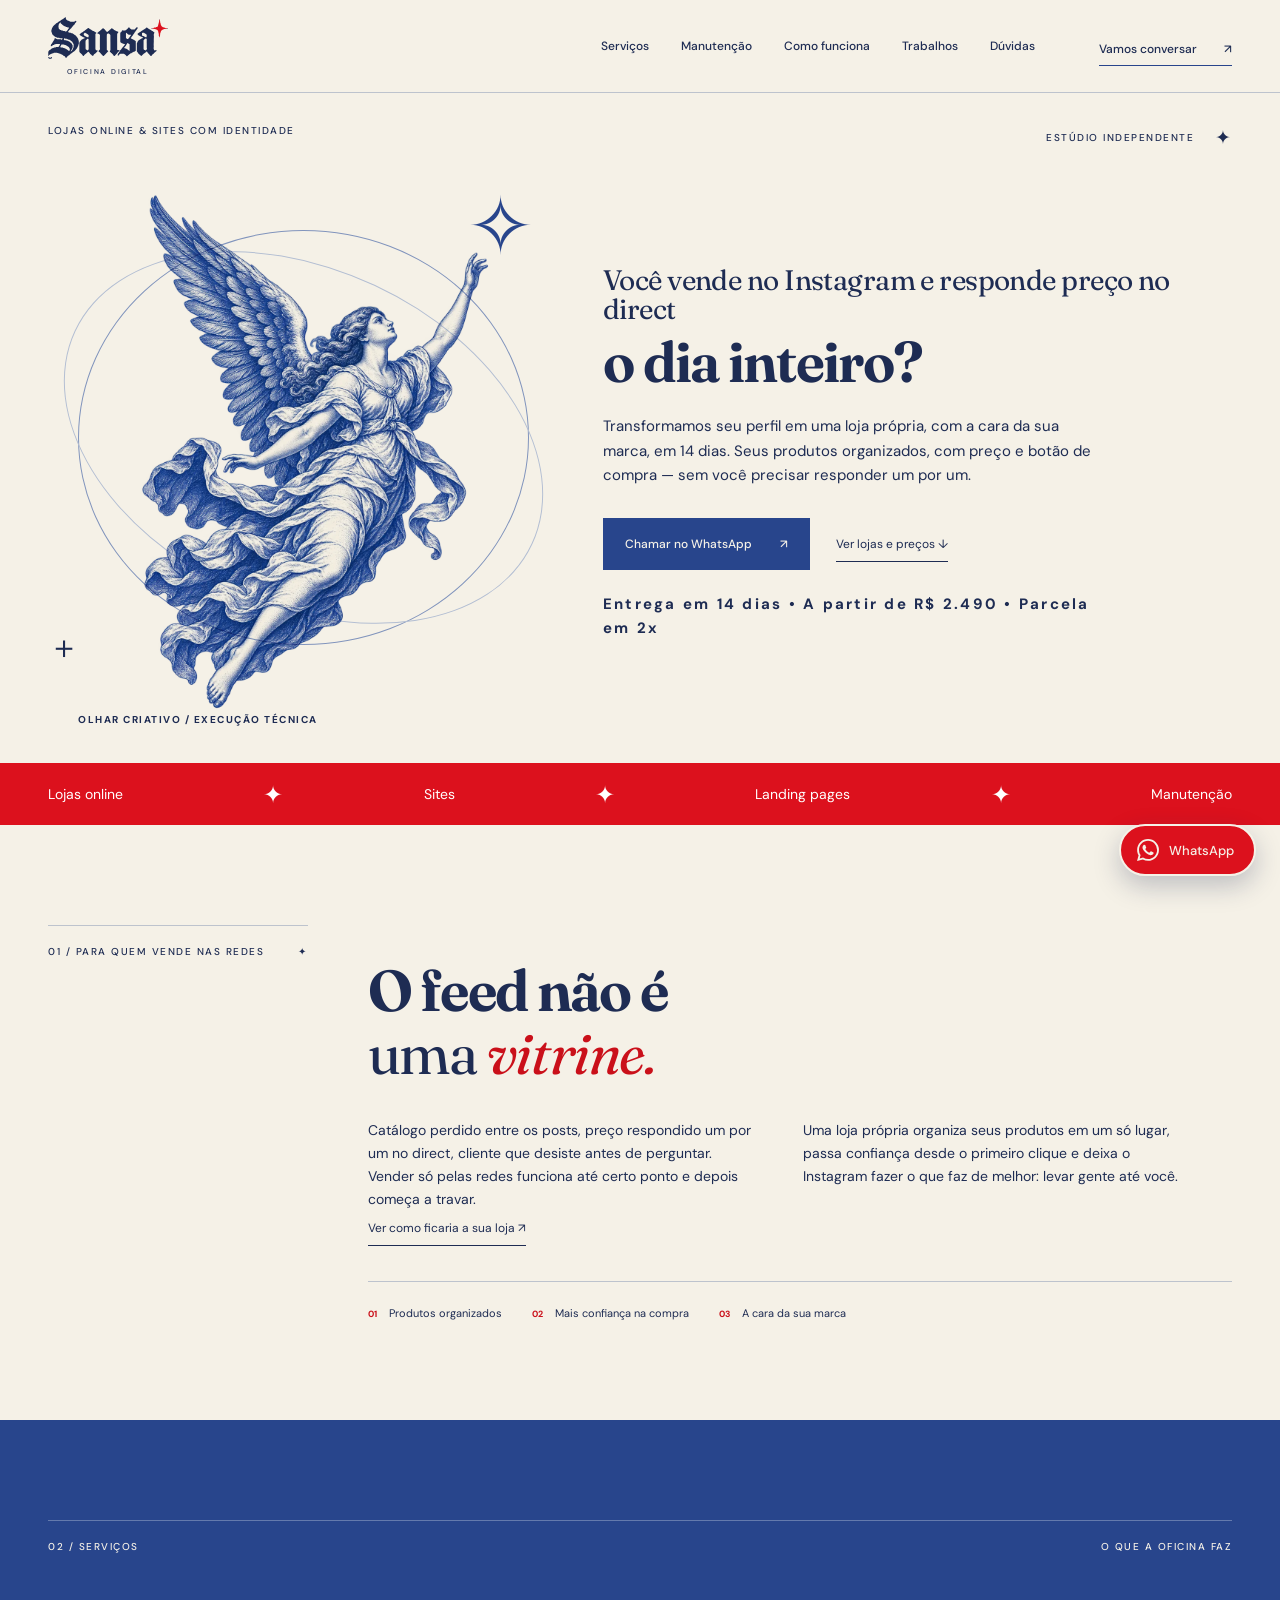
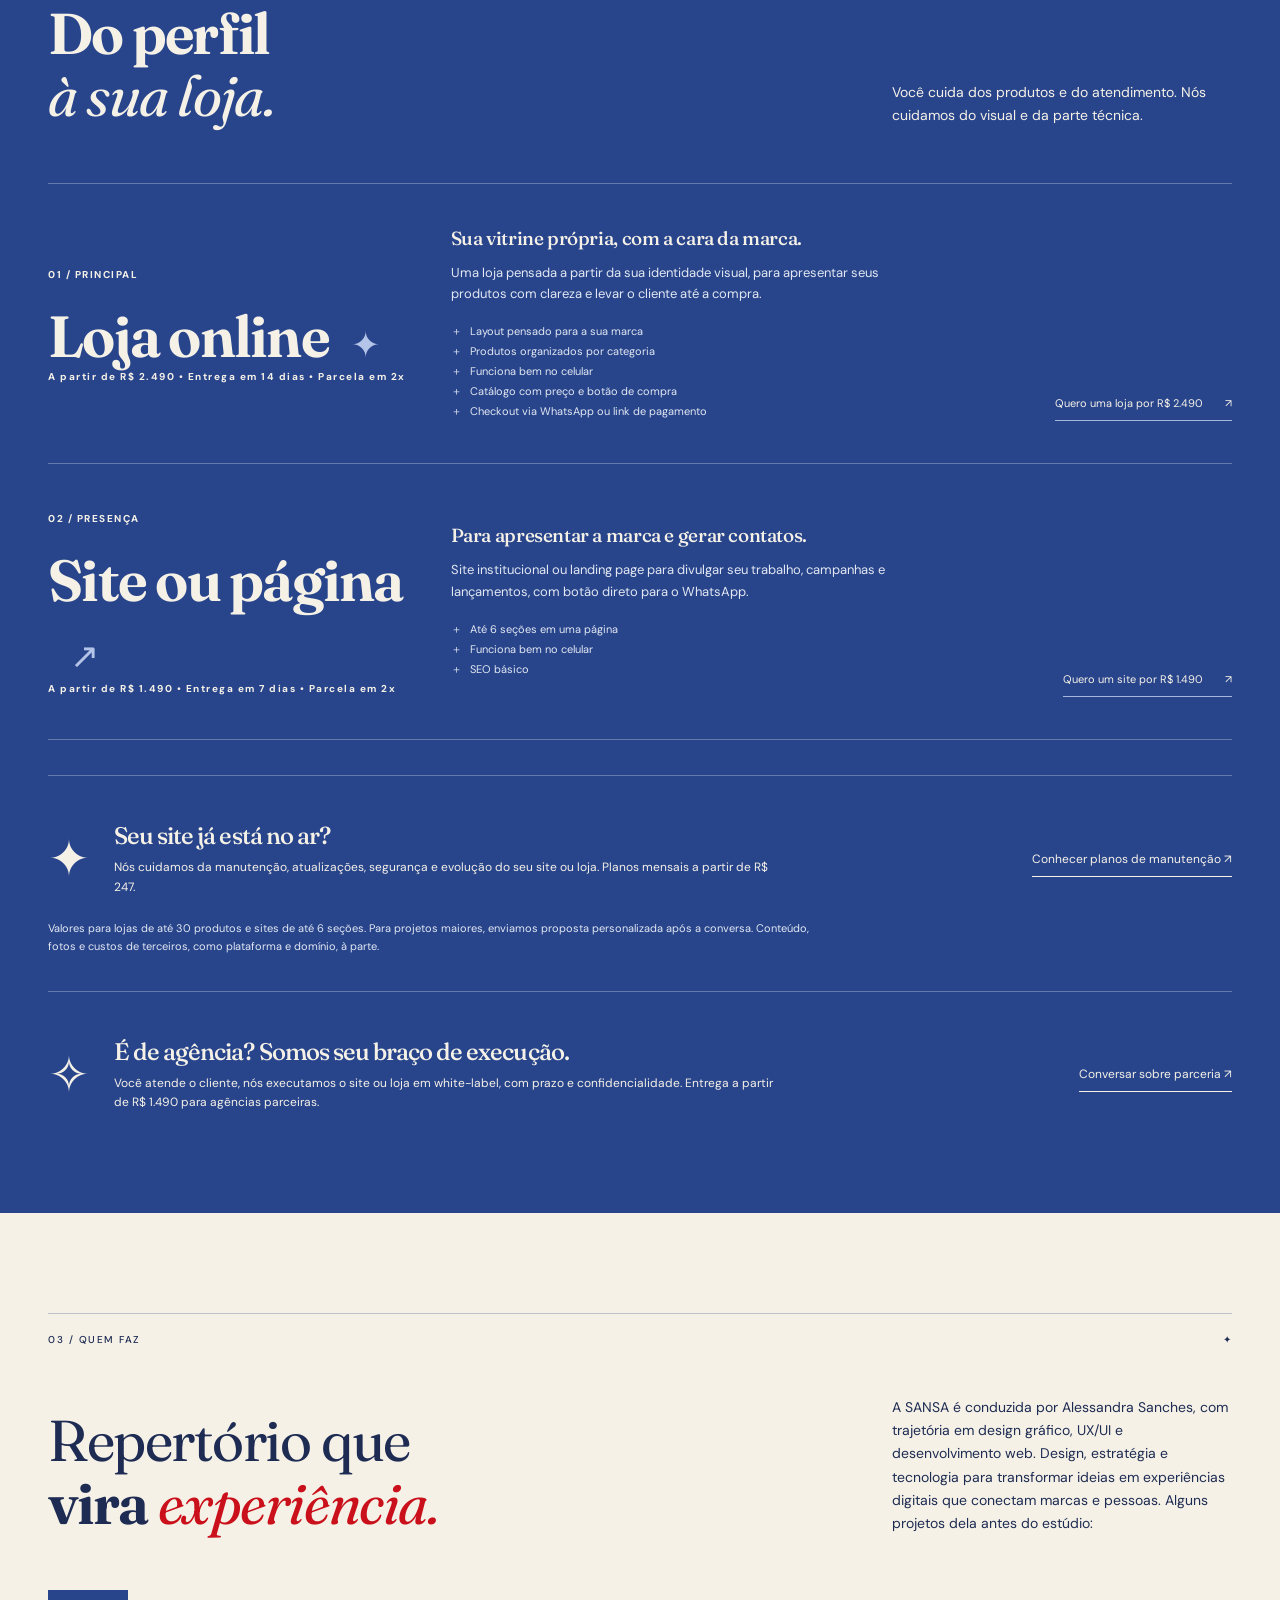
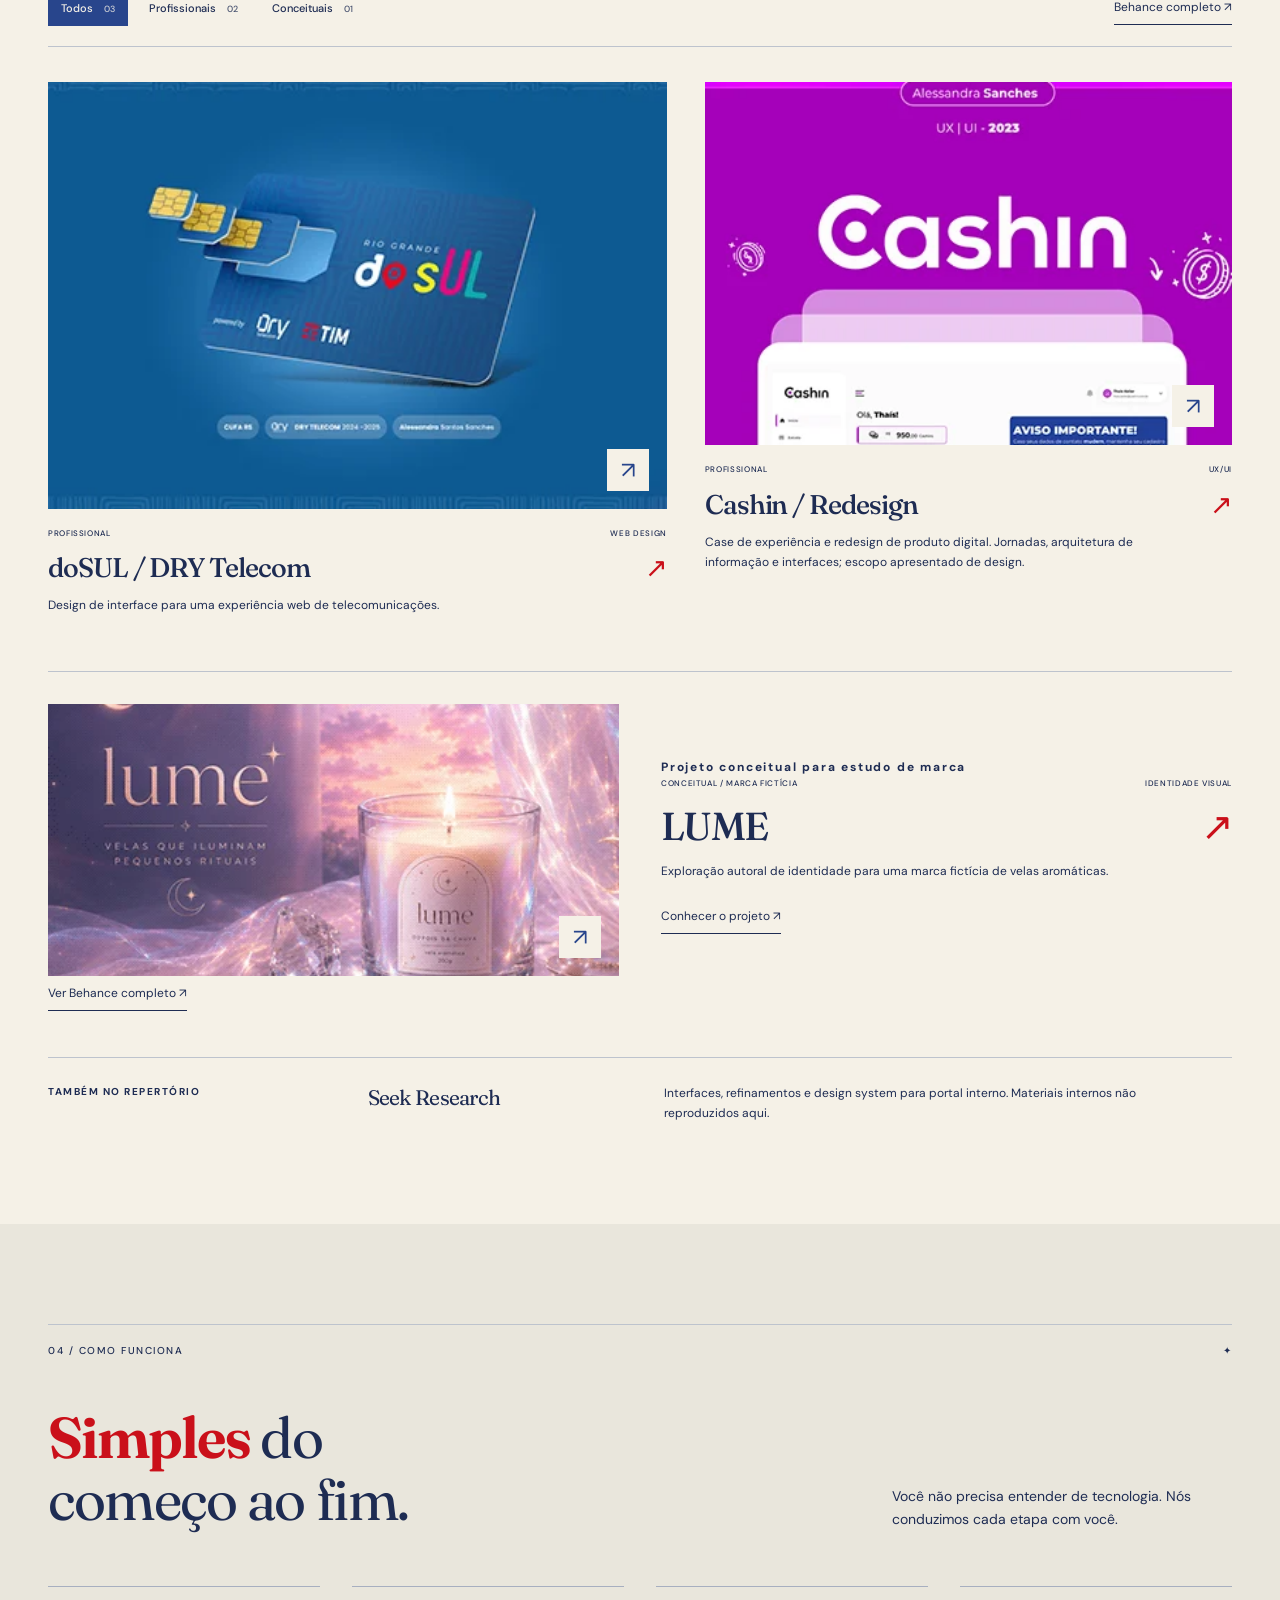
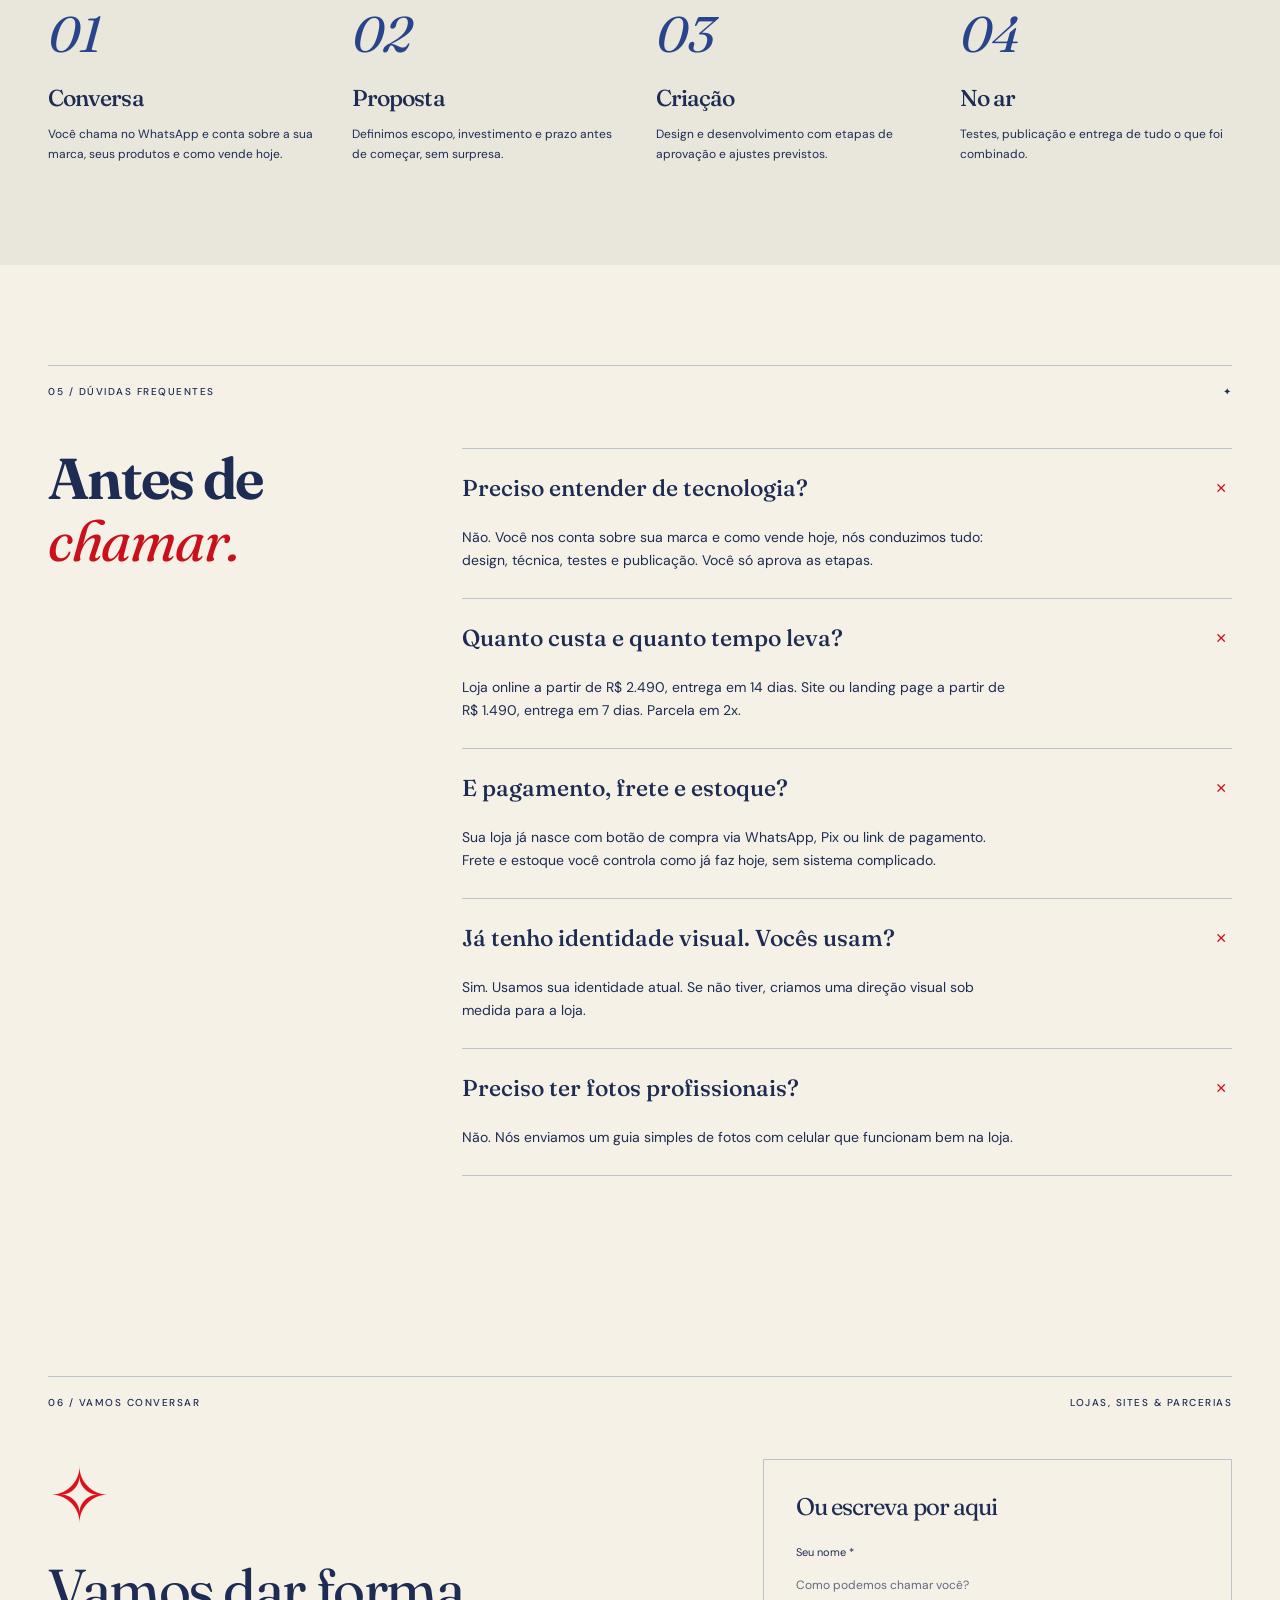
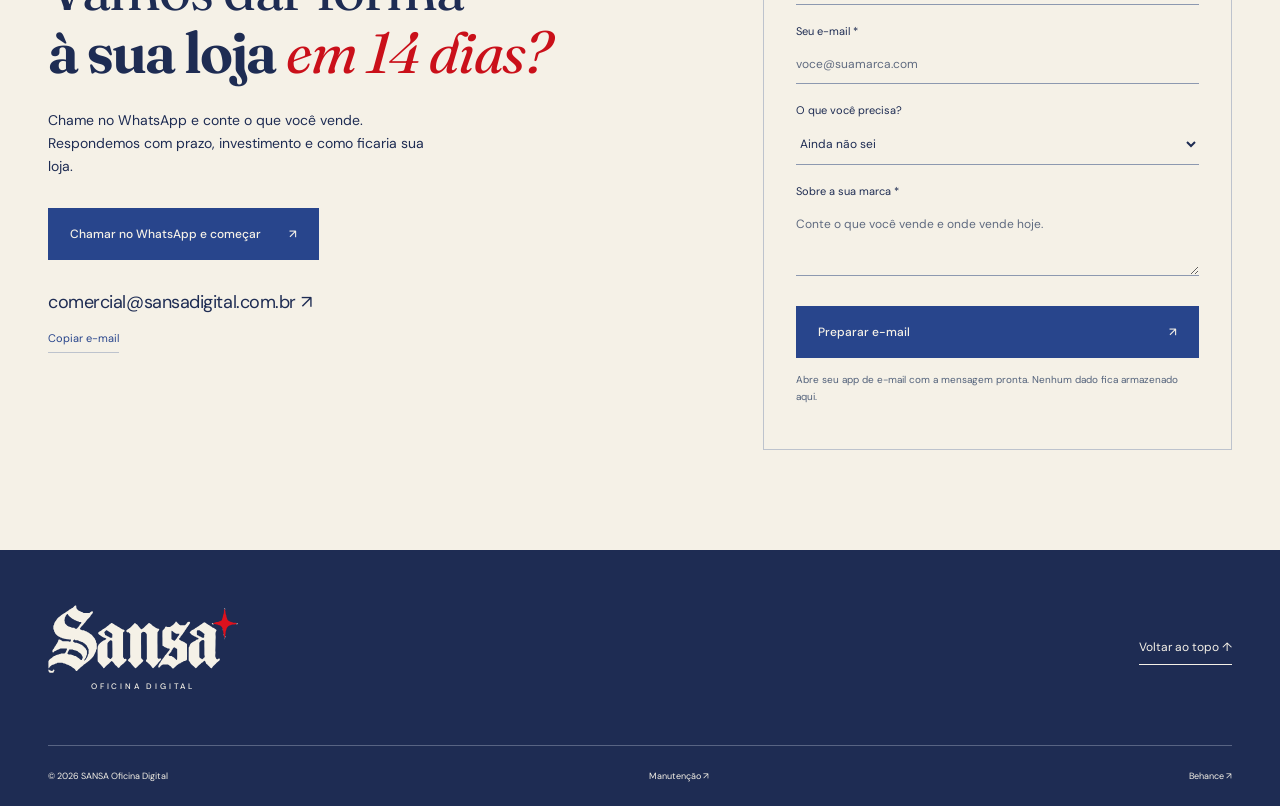
<file: public/index.html>
<!doctype html>
<html lang="pt-BR">
<head>
<meta charset="utf-8"><meta name="viewport" content="width=device-width,initial-scale=1">
<title>Loja Online para quem vende no Instagram | Sansa Oficina Digital</title>
<meta name="description" content="Criamos lojas online e sites com a identidade da sua marca para quem vende no Instagram e WhatsApp. A partir de R$ 2.490, entrega em 14 dias.">
<meta name="theme-color" content="#F5F1E7"><meta name="robots" content="index,follow"><link rel="canonical" href="https://sansadigital.com.br/"><meta property="og:url" content="https://sansadigital.com.br/">
<meta property="og:title" content="SANSA Oficina Digital"><meta property="og:description" content="Lojas online e sites com a identidade da sua marca, para quem vende pelo Instagram e pelo WhatsApp."><meta property="og:type" content="website"><meta property="og:locale" content="pt_BR">
<link rel="icon" href="assets/favicon.svg" type="image/svg+xml"><link rel="preload" href="assets/fraunces.woff2" as="font" type="font/woff2" crossorigin><link rel="stylesheet" href="styles.css"><script defer src="app.js"></script>
</head>
<body id="topo">
<a class="skip" href="#conteudo">Pular para o conteúdo</a>
<header class="header"><div class="wrap header-inner">
<a class="brand" href="#topo" aria-label="SANSA Oficina Digital, início"><span class="brand-name"><img src="assets/sansa-logo.svg" alt="Sansa" width="300" height="106"></span><span class="brand-signature">OFICINA DIGITAL</span></a>
<button class="menu-toggle" type="button" aria-controls="navigation" aria-expanded="false">Menu <span aria-hidden="true">＋</span></button>
<nav id="navigation" aria-label="Principal"><a href="#servicos">Serviços</a><a href="/manutencao/">Manutenção</a><a href="#processo">Como funciona</a><a href="#trabalhos">Trabalhos</a><a href="#duvidas">Dúvidas</a><a class="nav-contact" href="#contato">Vamos conversar <span aria-hidden="true">↗</span></a></nav>
</div></header>
<main id="conteudo">
<section class="hero wrap" aria-labelledby="hero-title">
<div class="hero-top micro"><span>LOJAS ONLINE & SITES COM IDENTIDADE</span><span>ESTÚDIO INDEPENDENTE <span class="spark" aria-hidden="true">✦</span></span></div>
<div class="hero-grid">
<div class="hero-art" aria-hidden="true"><div class="art-orbit"></div><span class="art-star">✧</span><img src="assets/angel.webp" width="1000" height="1500" alt="" fetchpriority="high"><span class="art-caption micro">OLHAR CRIATIVO / EXECUÇÃO TÉCNICA</span><span class="art-cross">＋</span></div>
<div class="hero-copy">
<h1 id="hero-title"><span class="headline-light">Você vende no Instagram e responde preço no direct</span><br><strong>o dia inteiro?</strong></h1><p>Transformamos seu perfil em uma loja própria, com a cara da sua marca, em 14 dias. Seus produtos organizados, com preço e botão de compra — sem você precisar responder um por um.</p>
<div class="hero-actions"><a class="button primary" href="https://wa.me/5511950292652?text=Ol%C3%A1!%20Conheci%20a%20SANSA%20pelo%20site%20e%20gostaria%20de%20conversar%20sobre%20um%20projeto." target="_blank" rel="noopener noreferrer">Chamar no WhatsApp <span aria-hidden="true">↗</span></a><a class="text-link" href="#servicos">Ver lojas e preços <span aria-hidden="true">↓</span></a></div>
<p class="micro">Entrega em 14 dias • A partir de R$ 2.490 • Parcela em 2x</p></div></div>
</section>
<div class="discipline-band" aria-label="Especialidades"><div class="wrap"><span>Lojas online</span><b aria-hidden="true">✦</b><span>Sites</span><b aria-hidden="true">✦</b><span>Landing pages</span><b aria-hidden="true">✦</b><span>Manutenção</span></div></div>
<section class="section wrap about" id="oficina" aria-labelledby="about-title"><div class="section-label micro"><span>01 / PARA QUEM VENDE NAS REDES</span><span aria-hidden="true">✦</span></div><div class="about-main"><h2 id="about-title"><strong>O feed não é</strong><br>uma <em>vitrine.</em></h2><div class="about-columns"><p>Catálogo perdido entre os posts, preço respondido um por um no direct, cliente que desiste antes de perguntar. Vender só pelas redes funciona até certo ponto e depois começa a travar.</p><p>Uma loja própria organiza seus produtos em um só lugar, passa confiança desde o primeiro clique e deixa o Instagram fazer o que faz de melhor: levar gente até você.</p></div><a class="text-link" href="#servicos">Ver como ficaria a sua loja ↗</a><div class="values"><span><b>01</b> Produtos organizados</span><span><b>02</b> Mais confiança na compra</span><span><b>03</b> A cara da sua marca</span></div></div></section>
<section class="services section" id="servicos" aria-labelledby="services-title"><div class="wrap"><div class="section-label micro"><span>02 / SERVIÇOS</span><span>O QUE A OFICINA FAZ</span></div><div class="section-heading"><h2 id="services-title"><strong>Do perfil</strong><br><em>à sua loja.</em></h2><p>Você cuida dos produtos e do atendimento. Nós cuidamos do visual e da parte técnica.</p></div>
<div class="service-list">
<article class="service"><div class="service-name"><span class="micro">01 / PRINCIPAL</span><h3>Loja online<span aria-hidden="true">✦</span></h3><p class="micro">A partir de R$ 2.490 • Entrega em 14 dias • Parcela em 2x</p></div><div class="service-detail"><h4>Sua vitrine própria, com a cara da marca.</h4><p>Uma loja pensada a partir da sua identidade visual, para apresentar seus produtos com clareza e levar o cliente até a compra.</p><ul><li>Layout pensado para a sua marca</li><li>Produtos organizados por categoria</li><li>Funciona bem no celular</li><li>Catálogo com preço e botão de compra</li><li>Checkout via WhatsApp ou link de pagamento</li></ul></div><a class="service-cta" href="#contato" data-service="Loja online">Quero uma loja por R$ 2.490 <span aria-hidden="true">↗</span></a></article>
<article class="service"><div class="service-name"><span class="micro">02 / PRESENÇA</span><h3>Site ou página<span aria-hidden="true">↗</span></h3><p class="micro">A partir de R$ 1.490 • Entrega em 7 dias • Parcela em 2x</p></div><div class="service-detail"><h4>Para apresentar a marca e gerar contatos.</h4><p>Site institucional ou landing page para divulgar seu trabalho, campanhas e lançamentos, com botão direto para o WhatsApp.</p><ul><li>Até 6 seções em uma página</li><li>Funciona bem no celular</li><li>SEO básico</li></ul></div><a class="service-cta" href="#contato" data-service="Site ou landing page">Quero um site por R$ 1.490 <span aria-hidden="true">↗</span></a></article>
</div><div class="white-label"><span class="spark" aria-hidden="true">✦</span><div><h3>Seu site já está no ar?</h3><p>Nós cuidamos da manutenção, atualizações, segurança e evolução do seu site ou loja. Planos mensais a partir de R$ 247.</p></div><a class="text-link" href="/manutencao/">Conhecer planos de manutenção ↗</a></div><p class="service-note">Valores para lojas de até 30 produtos e sites de até 6 seções. Para projetos maiores, enviamos proposta personalizada após a conversa. Conteúdo, fotos e custos de terceiros, como plataforma e domínio, à parte.</p><div class="white-label"><span class="spark" aria-hidden="true">✧</span><div><h3>É de agência? Somos seu braço de execução.</h3><p>Você atende o cliente, nós executamos o site ou loja em white-label, com prazo e confidencialidade. Entrega a partir de R$ 1.490 para agências parceiras.</p></div><a class="text-link" href="#contato" data-service="Parceria white-label">Conversar sobre parceria ↗</a></div></div></section>
<section class="section wrap work" id="trabalhos" aria-labelledby="work-title"><div class="section-label micro"><span>03 / QUEM FAZ</span><span aria-hidden="true">✦</span></div><div class="section-heading"><h2 id="work-title">Repertório que<br><strong>vira</strong> <em>experiência.</em></h2><p>A SANSA é conduzida por Alessandra Sanches, com trajetória em design gráfico, UX/UI e desenvolvimento web. Design, estratégia e tecnologia para transformar ideias em experiências digitais que conectam marcas e pessoas. Alguns projetos dela antes do estúdio:</p></div>
<div class="work-toolbar"><div class="filters" role="group" aria-label="Filtrar trabalhos"><button type="button" aria-pressed="true" data-filter="all">Todos <span>03</span></button><button type="button" aria-pressed="false" data-filter="professional">Profissionais <span>02</span></button><button type="button" aria-pressed="false" data-filter="concept">Conceituais <span>01</span></button></div><a class="text-link" href="https://www.behance.net/alssanches" target="_blank" rel="noopener noreferrer">Behance completo ↗</a></div><p class="sr-only" id="filter-status" aria-live="polite">3 projetos apresentados</p>
<div class="work-grid">
<article class="project" data-category="professional"><a class="project-image" href="https://www.behance.net/gallery/219305677/Operadora-doSUL-DRY-TELECOM" target="_blank" rel="noopener noreferrer" aria-label="Ver case doSUL / DRY Telecom no Behance, abre em nova aba"><img src="assets/dosul.webp" width="404" height="316" loading="lazy" decoding="async" alt="Capa do projeto de interface da operadora doSUL, com composição rosa e mockup de website"><span class="project-arrow" aria-hidden="true">↗</span></a><div class="project-meta micro"><span>PROFISSIONAL</span><span>WEB DESIGN</span></div><h3><a href="https://www.behance.net/gallery/219305677/Operadora-doSUL-DRY-TELECOM" target="_blank" rel="noopener noreferrer">doSUL / DRY Telecom <span aria-hidden="true">↗</span></a></h3><p>Design de interface para uma experiência web de telecomunicações.</p></article>
<article class="project" data-category="professional"><a class="project-image" href="https://www.behance.net/gallery/182758311/CASHIN-REDESIGN-UX-UI-CASE" target="_blank" rel="noopener noreferrer" aria-label="Ver case Cashin Redesign no Behance, abre em nova aba"><img src="assets/cashin.webp" width="404" height="316" loading="lazy" decoding="async" alt="Capa Cashin Redesign com telas de aplicativo financeiro sobre fundo azul"><span class="project-arrow" aria-hidden="true">↗</span></a><div class="project-meta micro"><span>PROFISSIONAL</span><span>UX/UI</span></div><h3><a href="https://www.behance.net/gallery/182758311/CASHIN-REDESIGN-UX-UI-CASE" target="_blank" rel="noopener noreferrer">Cashin / Redesign <span aria-hidden="true">↗</span></a></h3><p>Case de experiência e redesign de produto digital. Jornadas, arquitetura de informação e interfaces; escopo apresentado de design.</p></article>
<article class="project concept" data-category="concept"><a class="project-image" href="https://www.behance.net/gallery/254469539/LUME-Velas-aromaticas" target="_blank" rel="noopener noreferrer" aria-label="Ver projeto conceitual LUME no Behance, abre em nova aba"><img src="assets/lume.webp" width="404" height="316" loading="lazy" decoding="async" alt="Identidade visual LUME em rosa, com lettering ornamental e estrelas"><span class="project-arrow" aria-hidden="true">↗</span></a><div class="concept-copy"><p class="micro">Projeto conceitual para estudo de marca</p><div class="project-meta micro"><span>CONCEITUAL / MARCA FICTÍCIA</span><span>IDENTIDADE VISUAL</span></div><h3><a href="https://www.behance.net/gallery/254469539/LUME-Velas-aromaticas" target="_blank" rel="noopener noreferrer">LUME <span aria-hidden="true">↗</span></a></h3><p>Exploração autoral de identidade para uma marca fictícia de velas aromáticas.</p><a class="text-link" href="https://www.behance.net/gallery/254469539/LUME-Velas-aromaticas" target="_blank" rel="noopener noreferrer">Conhecer o projeto ↗</a></div></article>
</div><a class="text-link" href="https://www.behance.net/alssanches" target="_blank" rel="noopener noreferrer">Ver Behance completo ↗</a><div class="experience-note"><span class="micro">TAMBÉM NO REPERTÓRIO</span><h3>Seek Research</h3><p>Interfaces, refinamentos e design system para portal interno. Materiais internos não reproduzidos aqui.</p></div></section>
<section class="section process" id="processo" aria-labelledby="process-title"><div class="wrap"><div class="section-label micro"><span>04 / COMO FUNCIONA</span><span aria-hidden="true">✦</span></div><div class="section-heading"><h2 id="process-title"><strong class="red-accent">Simples</strong> do<br>começo ao fim.</h2><p>Você não precisa entender de tecnologia. Nós conduzimos cada etapa com você.</p></div><ol class="process-grid"><li><span class="step">01</span><h3>Conversa</h3><p>Você chama no WhatsApp e conta sobre a sua marca, seus produtos e como vende hoje.</p></li><li><span class="step">02</span><h3>Proposta</h3><p>Definimos escopo, investimento e prazo antes de começar, sem surpresa.</p></li><li><span class="step">03</span><h3>Criação</h3><p>Design e desenvolvimento com etapas de aprovação e ajustes previstos.</p></li><li><span class="step">04</span><h3>No ar</h3><p>Testes, publicação e entrega de tudo o que foi combinado.</p></li></ol></div></section>
<section class="section wrap faq" id="duvidas" aria-labelledby="faq-title"><div class="section-label micro"><span>05 / DÚVIDAS FREQUENTES</span><span aria-hidden="true">✦</span></div><div class="faq-grid"><h2 id="faq-title"><strong>Antes de</strong><br><em>chamar.</em></h2><div class="faq-list">
<details open><summary>Preciso entender de tecnologia?</summary><p>Não. Você nos conta sobre sua marca e como vende hoje, nós conduzimos tudo: design, técnica, testes e publicação. Você só aprova as etapas.</p></details>
<details open><summary>Quanto custa e quanto tempo leva?</summary><p>Loja online a partir de R$ 2.490, entrega em 14 dias. Site ou landing page a partir de R$ 1.490, entrega em 7 dias. Parcela em 2x.</p></details>
<details open><summary>E pagamento, frete e estoque?</summary><p>Sua loja já nasce com botão de compra via WhatsApp, Pix ou link de pagamento. Frete e estoque você controla como já faz hoje, sem sistema complicado.</p></details>
<details open><summary>Já tenho identidade visual. Vocês usam?</summary><p>Sim. Usamos sua identidade atual. Se não tiver, criamos uma direção visual sob medida para a loja.</p></details>
<details open><summary>Preciso ter fotos profissionais?</summary><p>Não. Nós enviamos um guia simples de fotos com celular que funcionam bem na loja.</p></details>
</div></div></section>
<section class="section contact wrap" id="contato" aria-labelledby="contact-title"><div class="section-label micro"><span>06 / VAMOS CONVERSAR</span><span>LOJAS, SITES & PARCERIAS</span></div><div class="contact-grid"><div><span class="contact-star" aria-hidden="true">✧</span><h2 id="contact-title">Vamos dar forma<br><strong>à sua loja</strong> <em>em 14 dias?</em></h2><p>Chame no WhatsApp e conte o que você vende. Respondemos com prazo, investimento e como ficaria sua loja.</p><a class="button primary contact-primary" href="https://wa.me/5511950292652?text=Ol%C3%A1!%20Conheci%20a%20SANSA%20pelo%20site%20e%20gostaria%20de%20conversar%20sobre%20um%20projeto." target="_blank" rel="noopener noreferrer">Chamar no WhatsApp e começar <span aria-hidden="true">↗</span></a><a class="contact-email" href="mailto:comercial@sansadigital.com.br">comercial@sansadigital.com.br ↗</a><button class="copy-email" type="button">Copiar e-mail</button><span class="copy-status" role="status"></span></div>
<form id="contact-form"><h3>Ou escreva por aqui</h3><label for="name">Seu nome <span aria-hidden="true">*</span></label><input id="name" name="name" autocomplete="name" required maxlength="100" placeholder="Como podemos chamar você?">
<label for="email">Seu e-mail <span aria-hidden="true">*</span></label><input id="email" name="email" type="email" autocomplete="email" required maxlength="200" placeholder="voce@suamarca.com">
<label for="service">O que você precisa?</label><select id="service" name="service"><option value="Ainda não sei">Ainda não sei</option><option>Loja online</option><option>Site ou landing page</option><option>Parceria white-label</option><option>Manutenção de site ou loja</option></select><label for="message">Sobre a sua marca <span aria-hidden="true">*</span></label><textarea id="message" name="message" rows="3" required maxlength="3000" placeholder="Conte o que você vende e onde vende hoje."></textarea><button class="button primary" type="submit">Preparar e-mail <span aria-hidden="true">↗</span></button><p class="form-note">Abre seu app de e-mail com a mensagem pronta. Nenhum dado fica armazenado aqui.</p><p id="form-status" role="status"></p></form></div></section>
</main><footer class="footer"><div class="wrap footer-top"><a class="brand" href="#topo" aria-label="SANSA, voltar ao topo"><span class="brand-name"><img src="assets/sansa-logo-light.svg" alt="Sansa" width="300" height="106"></span><span class="brand-signature">OFICINA DIGITAL</span></a><a href="#topo" class="text-link">Voltar ao topo ↑</a></div><div class="wrap footer-bottom"><span>© <span id="year">2026</span> SANSA Oficina Digital</span><a href="/manutencao/">Manutenção ↗</a><a href="https://www.behance.net/alssanches" target="_blank" rel="noopener noreferrer">Behance ↗</a></div></footer>
<a class="whatsapp-fab" href="https://wa.me/5511950292652?text=Ol%C3%A1!%20Conheci%20a%20SANSA%20pelo%20site%20e%20gostaria%20de%20conversar%20sobre%20um%20projeto." target="_blank" rel="noopener noreferrer" aria-label="Conversar com a SANSA pelo WhatsApp, abre em nova aba"><svg viewBox="0 0 24 24" width="24" height="24" aria-hidden="true" focusable="false"><path fill="currentColor" d="M17.472 14.382c-.297-.149-1.758-.867-2.03-.967-.273-.099-.471-.148-.67.15-.197.297-.767.966-.94 1.164-.173.199-.347.223-.644.075-.297-.15-1.255-.463-2.39-1.475-.883-.788-1.48-1.761-1.653-2.059-.173-.297-.018-.458.13-.606.134-.133.298-.347.446-.52.149-.174.198-.298.298-.497.099-.198.05-.371-.025-.52-.075-.149-.669-1.612-.916-2.207-.242-.579-.487-.5-.669-.51-.173-.008-.371-.01-.57-.01-.198 0-.52.074-.792.372-.272.297-1.04 1.016-1.04 2.479 0 1.462 1.065 2.875 1.213 3.074.149.198 2.096 3.2 5.077 4.487.709.306 1.262.489 1.694.625.712.227 1.36.195 1.871.118.571-.085 1.758-.719 2.006-1.413.248-.694.248-1.289.173-1.413-.074-.124-.272-.198-.57-.347m-5.421 7.403h-.004a9.87 9.87 0 01-5.031-1.378l-.361-.214-3.741.982.998-3.648-.235-.374a9.86 9.86 0 01-1.51-5.26c.001-5.45 4.436-9.884 9.888-9.884 2.64 0 5.122 1.03 6.988 2.898a9.825 9.825 0 012.893 6.994c-.003 5.45-4.437 9.884-9.885 9.884m8.413-18.297A11.815 11.815 0 0012.05 0C5.495 0 .16 5.335.157 11.892c0 2.096.547 4.142 1.588 5.945L.057 24l6.305-1.654a11.882 11.882 0 005.683 1.448h.005c6.554 0 11.89-5.335 11.893-11.893a11.821 11.821 0 00-3.48-8.413Z"/></svg><span>WhatsApp</span></a>

</body></html>
</file>
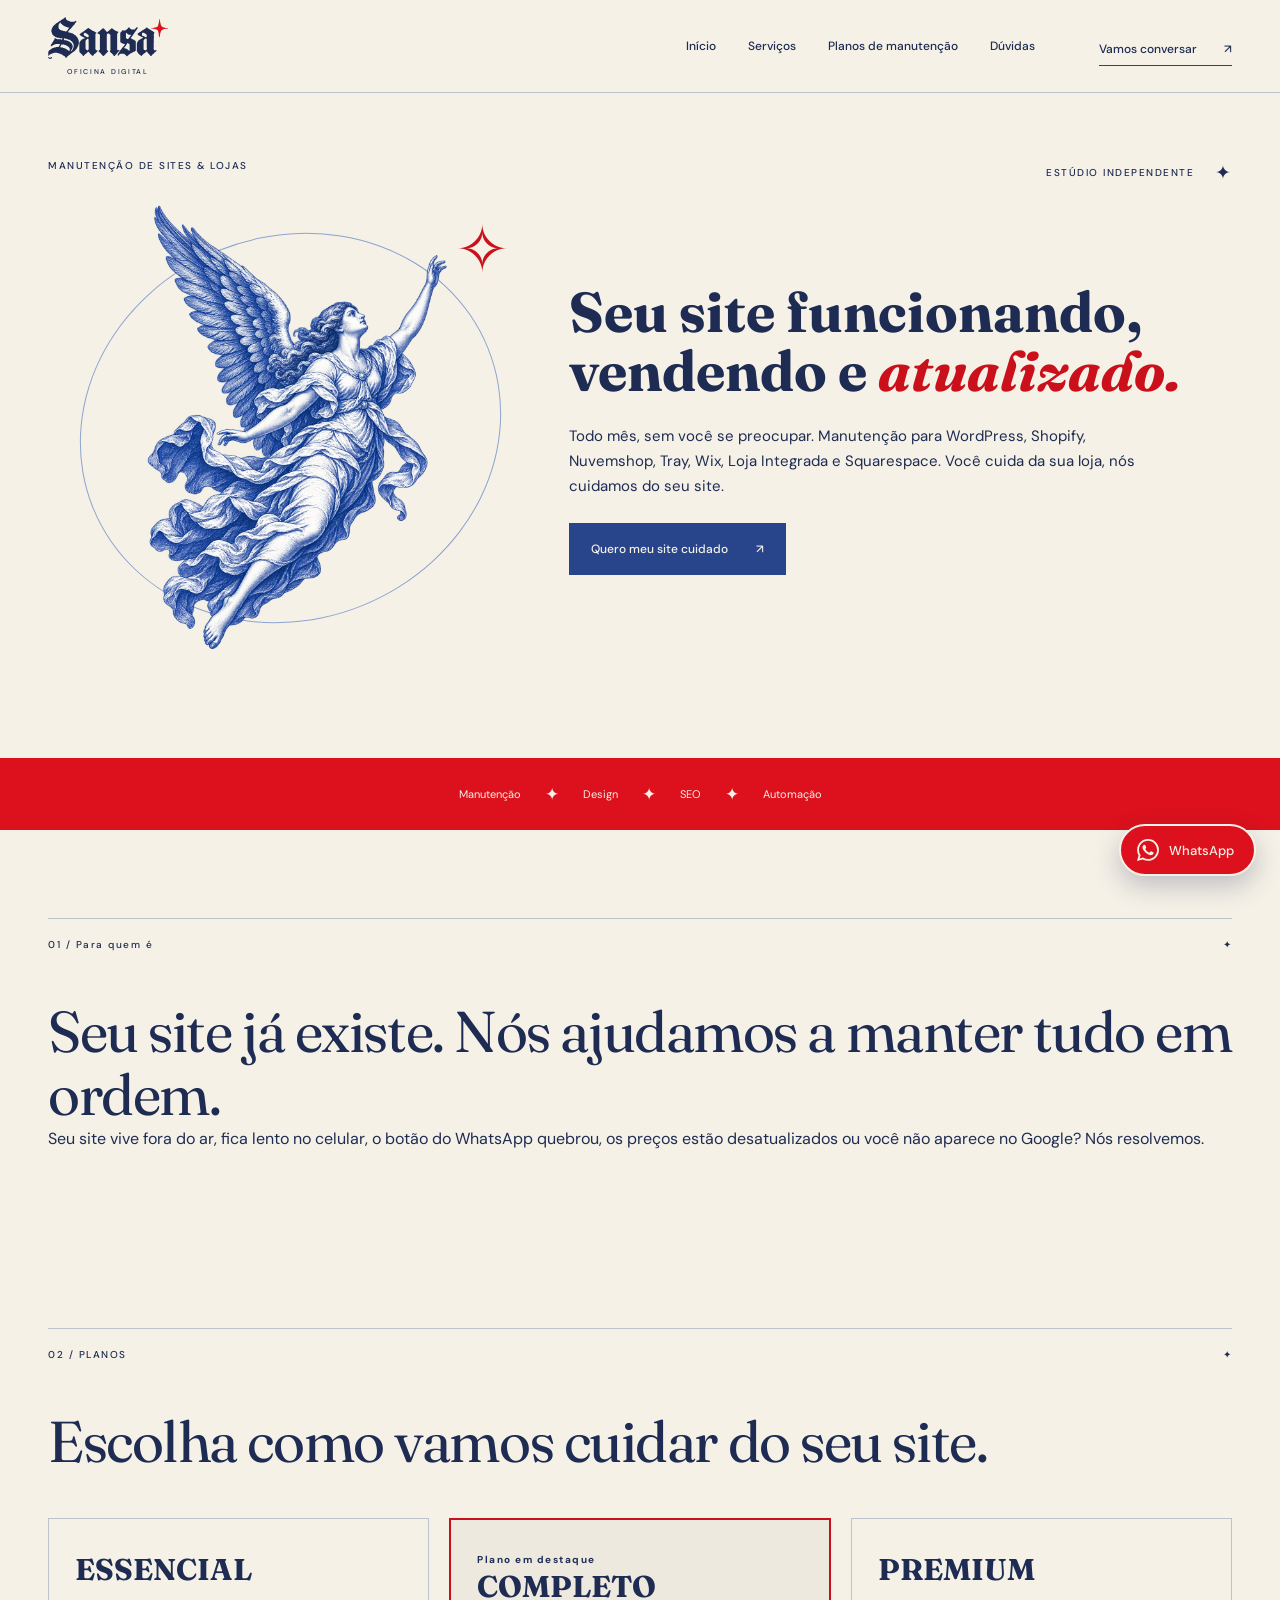
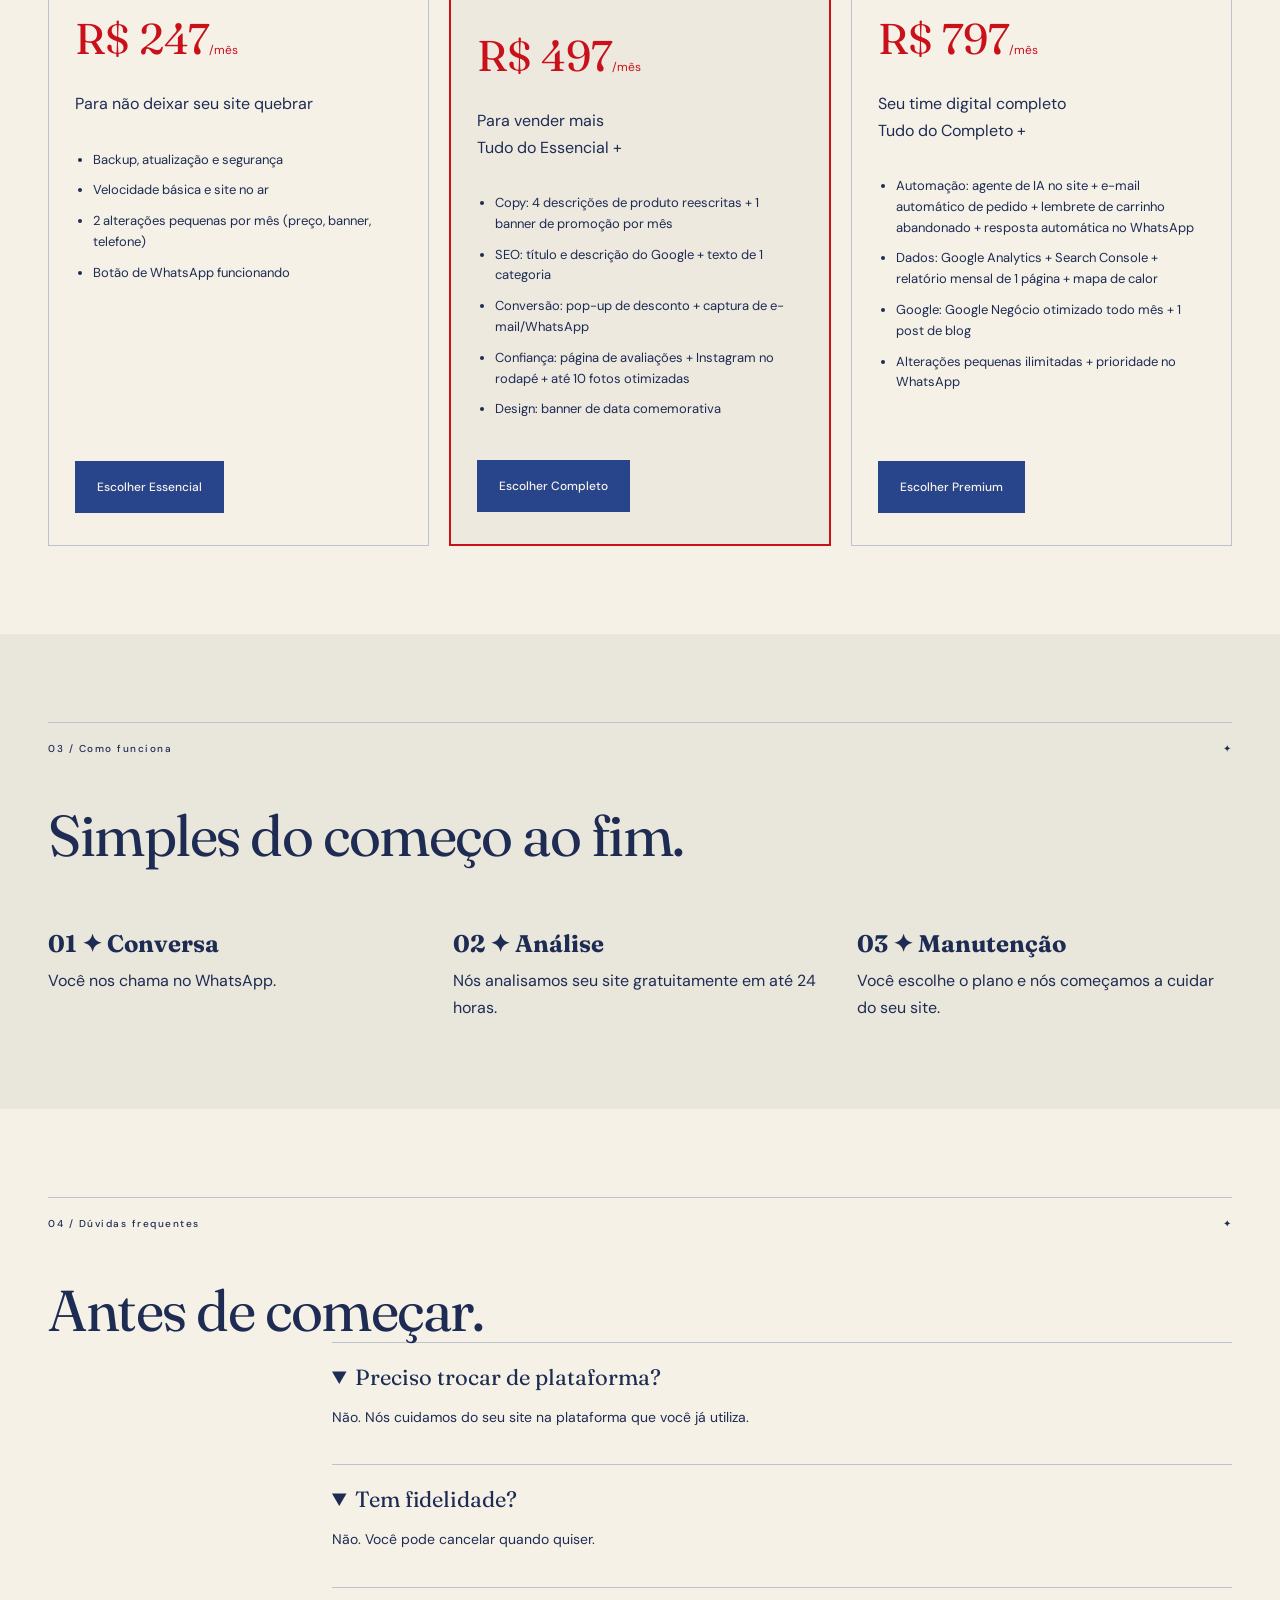
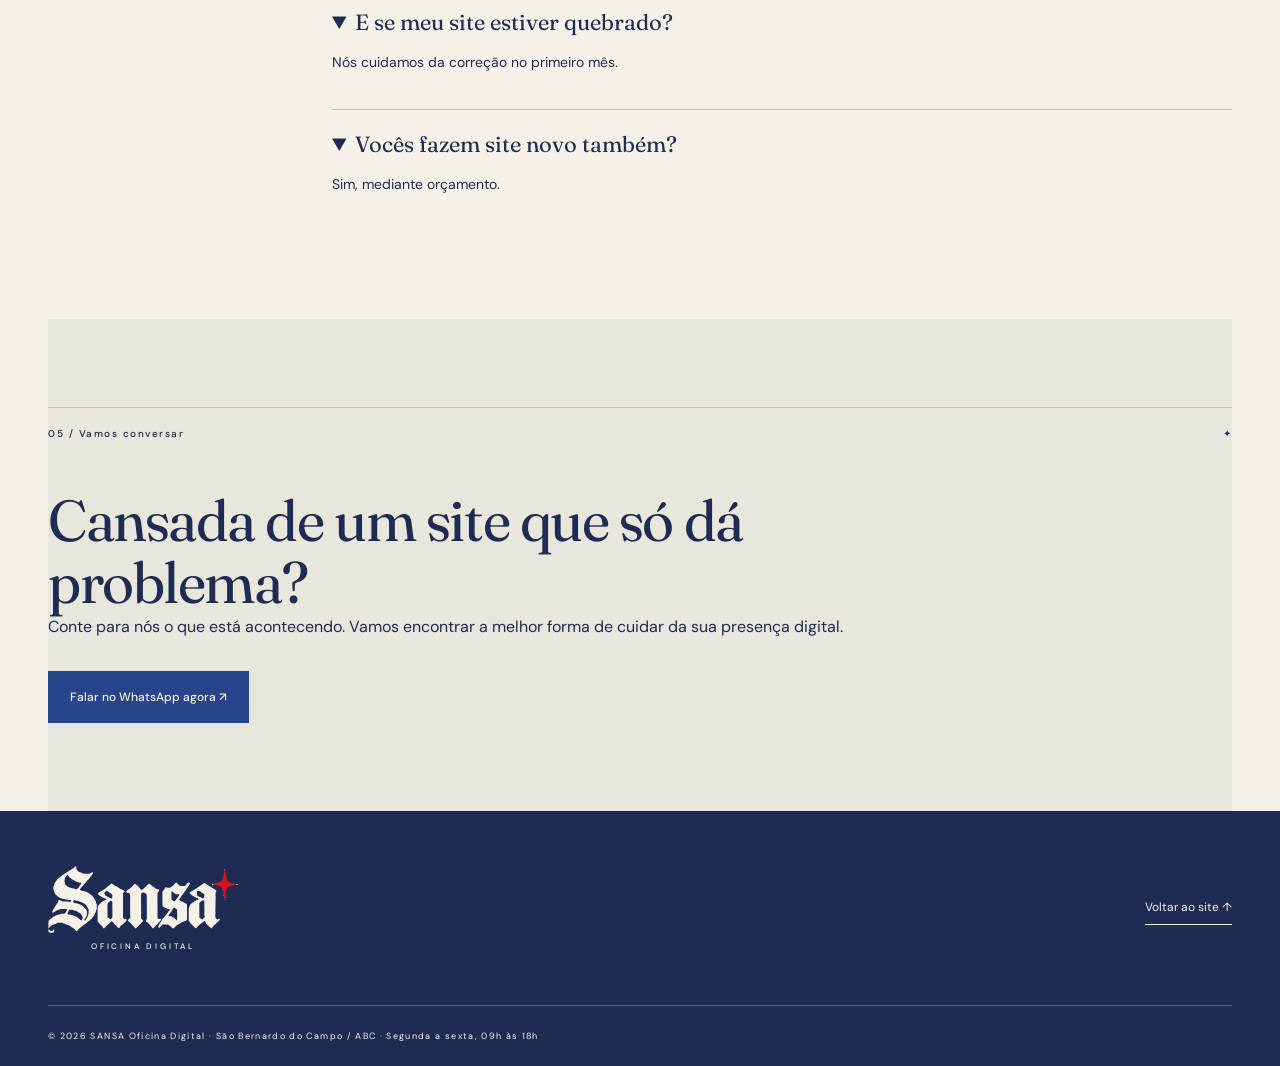
<file: public/manutencao/index.html>
<!doctype html>
<html lang="pt-BR"><head><meta charset="utf-8"><meta name="viewport" content="width=device-width,initial-scale=1"><title>Manutenção de Sites e Lojas | SANSA Oficina Digital</title><meta name="description" content="Planos de manutenção de sites e lojas online a partir de R$ 247/mês. Atualizações, segurança, design e suporte para pequenos negócios."><link rel="canonical" href="https://sansadigital.com.br/manutencao/"><link rel="icon" href="../assets/favicon.svg" type="image/svg+xml"><link rel="stylesheet" href="../styles.css"><style>
/* Apenas a landing de manutenção: herda tipografia, cores, navegação e botões do site principal */
.maintenance-page .wrap{max-width:1280px}.maintenance-page .section{padding:88px 0}.maintenance-page .maintenance-hero{padding:35px 0 90px}.maintenance-page .maintenance-hero-grid{display:grid;grid-template-columns:41% 59%;gap:3%;align-items:center}.maintenance-page .maintenance-visual{position:relative;min-height:480px;background:transparent;overflow:hidden;display:flex;align-items:center;justify-content:center}.maintenance-page .maintenance-visual:before{content:"";position:absolute;inset:10% 6%;border:1px solid #8da4cf;border-radius:50%;transform:rotate(-22deg)}.maintenance-page .maintenance-visual img{position:relative;width:100%;height:480px;object-fit:contain;object-position:center;opacity:1}.maintenance-page .maintenance-visual:after{content:"✧";position:absolute;top:20px;right:24px;color:var(--red-text);font-size:65px}.maintenance-page .maintenance-hero h1{font-size:clamp(40px,4.4vw,68px);line-height:1.05}.maintenance-page .maintenance-hero h1 em,.maintenance-page h2 em{color:var(--red-text)}.maintenance-page .maintenance-hero p{max-width:570px;margin:24px 0;font-size:15px}.maintenance-page .maintenance-hero .button{display:inline-flex}.maintenance-page .maintenance-lead{max-width:730px;font-size:17px}.maintenance-page .maintenance-plans{display:grid;grid-template-columns:repeat(3,minmax(0,1fr));gap:20px;margin-top:45px}.maintenance-page .maintenance-plan{border:1px solid var(--line);padding:32px 26px;display:flex;flex-direction:column;min-width:0}.maintenance-page .maintenance-plan.featured{border:2px solid var(--red-text);background:#ede9df}.maintenance-page .maintenance-plan h3{font-size:30px;font-family:Fraunces,Georgia,serif}.maintenance-page .maintenance-plan .price{font-family:Fraunces,Georgia,serif;font-size:43px;color:var(--red-text);margin:16px 0}.maintenance-page .maintenance-plan .price small{font-family:DM,Arial,sans-serif;font-size:12px}.maintenance-page .maintenance-plan ul{padding-left:18px;margin:22px 0 30px;flex:1}.maintenance-page .maintenance-plan li{font-size:13px;line-height:1.6;margin:10px 0}.maintenance-page .maintenance-plan .button{align-self:flex-start}.maintenance-page .maintenance-steps{display:grid;grid-template-columns:repeat(3,1fr);gap:30px;list-style:none;padding:0;margin:42px 0 0}.maintenance-page .maintenance-steps li{border-top:1px solid var(--line);padding-top:22px}.maintenance-page .maintenance-steps h3{font-size:24px;margin:20px 0 10px}.maintenance-page .maintenance-faq{max-width:900px;margin-left:auto}.maintenance-page .maintenance-faq details{border-top:1px solid var(--line);padding:20px 0}.maintenance-page .maintenance-faq summary{font-size:22px;cursor:pointer}.maintenance-page .maintenance-faq p{margin:15px 0;font-size:14px}.maintenance-page .maintenance-contact{background:#e9e6dc}.maintenance-page .maintenance-contact h2{max-width:800px}.maintenance-page .maintenance-contact .button{margin-top:30px}.maintenance-page .maintenance-footer-note{font-size:11px;margin-top:12px}.maintenance-page .maintenance-band{background:var(--red);color:var(--paper);padding:0}.maintenance-page .maintenance-band .wrap{display:flex;justify-content:center;align-items:center;gap:24px;flex-wrap:wrap;min-height:72px;padding:18px 0}.maintenance-page .maintenance-band span{font-size:11px;font-weight:400;letter-spacing:0}.maintenance-page .maintenance-band b{font-size:17px;font-weight:400}
@media(max-width:800px){.maintenance-page .maintenance-hero-grid{grid-template-columns:1fr}.maintenance-page .maintenance-visual{min-height:280px;max-height:360px}.maintenance-page .maintenance-visual img{height:360px}.maintenance-page .maintenance-plans{grid-template-columns:1fr}.maintenance-page .maintenance-steps{grid-template-columns:1fr}.maintenance-page .maintenance-hero{padding-bottom:55px}.maintenance-page .maintenance-band .wrap{gap:12px;min-height:70px}.maintenance-page .maintenance-band span{font-size:11px}}
@media(max-width:560px){.maintenance-page .section{padding:60px 0}.maintenance-page .maintenance-hero h1{font-size:clamp(36px,10.5vw,44px)}.maintenance-page .maintenance-visual{max-height:270px;min-height:270px}.maintenance-page .maintenance-visual img{height:270px}.maintenance-page .maintenance-plan{padding:25px 20px}.maintenance-page .maintenance-band .wrap{gap:8px 14px}.maintenance-page .maintenance-band span{font-size:10px}.maintenance-page .maintenance-band b{font-size:15px}}
</style></head><body class="maintenance-page" id="topo"><a class="skip" href="#conteudo">Pular para o conteúdo</a><header class="header"><div class="wrap header-inner"><a class="brand" href="/" aria-label="SANSA Oficina Digital, início"><span class="brand-name"><img src="../assets/sansa-logo.svg" alt="Sansa" width="300" height="106"></span><span class="brand-signature">OFICINA DIGITAL</span></a><button class="menu-toggle" type="button" aria-controls="navigation" aria-expanded="false">Menu <span aria-hidden="true">＋</span></button><nav id="navigation" aria-label="Principal"><a href="/">Início</a><a href="/#servicos">Serviços</a><a href="#planos">Planos de manutenção</a><a href="#duvidas">Dúvidas</a><a class="nav-contact" href="#contato">Vamos conversar <span aria-hidden="true">↗</span></a></nav></div></header><main id="conteudo"><section class="maintenance-hero wrap"><div class="hero-top micro"><span>MANUTENÇÃO DE SITES & LOJAS</span><span>ESTÚDIO INDEPENDENTE <span class="spark" aria-hidden="true">✦</span></span></div><div class="maintenance-hero-grid"><div class="maintenance-visual"><img src="../assets/angel.webp" width="1000" height="1500" alt="" aria-hidden="true"></div><div><h1><span class="headline-light">Seu site funcionando,</span><br><strong>vendendo e <em>atualizado.</em></strong></h1><p>Todo mês, sem você se preocupar. Manutenção para WordPress, Shopify, Nuvemshop, Tray, Wix, Loja Integrada e Squarespace. Você cuida da sua loja, nós cuidamos do seu site.</p><a class="button primary" href="https://wa.me/5511950292652?text=Ol%C3%A1%21%20Quero%20saber%20mais%20sobre%20a%20Manuten%C3%A7%C3%A3o%20SANSA." target="_blank" rel="noopener noreferrer">Quero meu site cuidado <span aria-hidden="true">↗</span></a></div></div></section><div class="maintenance-band" aria-label="Especialidades"><div class="wrap"><span>Manutenção</span><b aria-hidden="true">✦</b><span>Design</span><b aria-hidden="true">✦</b><span>SEO</span><b aria-hidden="true">✦</b><span>Automação</span></div></div><section class="section wrap"><div class="section-label micro"><span>01 / Para quem é</span><span aria-hidden="true">✦</span></div><h2>Seu site já existe. Nós ajudamos a manter tudo em ordem.</h2><p>Seu site vive fora do ar, fica lento no celular, o botão do WhatsApp quebrou, os preços estão desatualizados ou você não aparece no Google? Nós resolvemos.</p></section>
<section class="section wrap" id="planos"><div class="section-label micro"><span>02 / PLANOS</span><span aria-hidden="true">✦</span></div><h2>Escolha como vamos cuidar do seu site.</h2><div class="maintenance-plans">
<article class="maintenance-plan"><h3>ESSENCIAL</h3><p class="price">R$ 247<small>/mês</small></p><p>Para não deixar seu site quebrar</p><ul><li>Backup, atualização e segurança</li><li>Velocidade básica e site no ar</li><li>2 alterações pequenas por mês (preço, banner, telefone)</li><li>Botão de WhatsApp funcionando</li></ul><a class="button primary" href="https://wa.me/5511950292652?text=Ol%C3%A1%21%20Tenho%20interesse%20no%20plano%20Essencial%20de%20R%24%20247." target="_blank" rel="noopener noreferrer">Escolher Essencial</a></article>
<article class="maintenance-plan featured"><p class="micro">Plano em destaque</p><h3>COMPLETO</h3><p class="price">R$ 497<small>/mês</small></p><p>Para vender mais</p><p>Tudo do Essencial +</p><ul><li>Copy: 4 descrições de produto reescritas + 1 banner de promoção por mês</li><li>SEO: título e descrição do Google + texto de 1 categoria</li><li>Conversão: pop-up de desconto + captura de e-mail/WhatsApp</li><li>Confiança: página de avaliações + Instagram no rodapé + até 10 fotos otimizadas</li><li>Design: banner de data comemorativa</li></ul><a class="button primary" href="https://wa.me/5511950292652?text=Ol%C3%A1%21%20Tenho%20interesse%20no%20plano%20Completo%20de%20R%24%20497." target="_blank" rel="noopener noreferrer">Escolher Completo</a></article>
<article class="maintenance-plan"><h3>PREMIUM</h3><p class="price">R$ 797<small>/mês</small></p><p>Seu time digital completo</p><p>Tudo do Completo +</p><ul><li>Automação: agente de IA no site + e-mail automático de pedido + lembrete de carrinho abandonado + resposta automática no WhatsApp</li><li>Dados: Google Analytics + Search Console + relatório mensal de 1 página + mapa de calor</li><li>Google: Google Negócio otimizado todo mês + 1 post de blog</li><li>Alterações pequenas ilimitadas + prioridade no WhatsApp</li></ul><a class="button primary" href="https://wa.me/5511950292652?text=Ol%C3%A1%21%20Tenho%20interesse%20no%20plano%20Premium%20de%20R%24%20797." target="_blank" rel="noopener noreferrer">Escolher Premium</a></article>
</div></section>
<section class="section process"><div class="wrap"><div class="section-label micro"><span>03 / Como funciona</span><span aria-hidden="true">✦</span></div><h2>Simples do começo ao fim.</h2><div class="maintenance-steps"><div><h3>01 ✦ Conversa</h3><p>Você nos chama no WhatsApp.</p></div><div><h3>02 ✦ Análise</h3><p>Nós analisamos seu site gratuitamente em até 24 horas.</p></div><div><h3>03 ✦ Manutenção</h3><p>Você escolhe o plano e nós começamos a cuidar do seu site.</p></div></div></div></section>
<section class="section wrap" id="duvidas"><div class="section-label micro"><span>04 / Dúvidas frequentes</span><span aria-hidden="true">✦</span></div><h2>Antes de começar.</h2><div class="maintenance-faq"><details open><summary>Preciso trocar de plataforma?</summary><p>Não. Nós cuidamos do seu site na plataforma que você já utiliza.</p></details><details open><summary>Tem fidelidade?</summary><p>Não. Você pode cancelar quando quiser.</p></details><details open><summary>E se meu site estiver quebrado?</summary><p>Nós cuidamos da correção no primeiro mês.</p></details><details open><summary>Vocês fazem site novo também?</summary><p>Sim, mediante orçamento.</p></details></div></section>
<section class="section wrap maintenance-contact" id="contato"><div class="section-label micro"><span>05 / Vamos conversar</span><span aria-hidden="true">✦</span></div><h2>Cansada de um site que só dá problema?</h2><p>Conte para nós o que está acontecendo. Vamos encontrar a melhor forma de cuidar da sua presença digital.</p><a class="button primary" href="https://wa.me/5511950292652?text=Ol%C3%A1%21%20Quero%20conversar%20sobre%20manuten%C3%A7%C3%A3o%20do%20meu%20site." target="_blank" rel="noopener noreferrer">Falar no WhatsApp agora ↗</a></section></main><footer class="footer"><div class="wrap footer-top"><a class="brand" href="/" aria-label="SANSA, voltar ao início"><span class="brand-name"><img src="../assets/sansa-logo-light.svg" alt="Sansa" width="300" height="106"></span><span class="brand-signature">OFICINA DIGITAL</span></a><a href="/" class="text-link">Voltar ao site ↑</a></div><div class="wrap footer-bottom"><span>© 2026 SANSA Oficina Digital · São Bernardo do Campo / ABC · Segunda a sexta, 09h às 18h</span></div></footer><a class="whatsapp-fab" href="https://wa.me/5511950292652?text=Ol%C3%A1%21%20Conheci%20os%20planos%20de%20manuten%C3%A7%C3%A3o%20da%20SANSA%20e%20gostaria%20de%20conversar." target="_blank" rel="noopener noreferrer" aria-label="Conversar com a SANSA pelo WhatsApp, abre em nova aba"><svg viewBox="0 0 24 24" width="24" height="24" aria-hidden="true" focusable="false"><path fill="currentColor" d="M17.472 14.382c-.297-.149-1.758-.867-2.03-.967-.273-.099-.471-.148-.67.15-.197.297-.767.966-.94 1.164-.173.199-.347.223-.644.075-.297-.15-1.255-.463-2.39-1.475-.883-.788-1.48-1.761-1.653-2.059-.173-.297-.018-.458.13-.606.134-.133.298-.347.446-.52.149-.174.198-.298.298-.497.099-.198.05-.371-.025-.52-.075-.149-.669-1.612-.916-2.207-.242-.579-.487-.5-.669-.51-.173-.008-.371-.01-.57-.01-.198 0-.52.074-.792.372-.272.297-1.04 1.016-1.04 2.479 0 1.462 1.065 2.875 1.213 3.074.149.198 2.096 3.2 5.077 4.487.709.306 1.262.489 1.694.625.712.227 1.36.195 1.871.118.571-.085 1.758-.719 2.006-1.413.248-.694.248-1.289.173-1.413-.074-.124-.272-.198-.57-.347m-5.421 7.403h-.004a9.87 9.87 0 01-5.031-1.378l-.361-.214-3.741.982.998-3.648-.235-.374a9.86 9.86 0 01-1.51-5.26c.001-5.45 4.436-9.884 9.888-9.884 2.64 0 5.122 1.03 6.988 2.898a9.825 9.825 0 012.893 6.994c-.003 5.45-4.437 9.884-9.885 9.884m8.413-18.297A11.815 11.815 0 0012.05 0C5.495 0 .16 5.335.157 11.892c0 2.096.547 4.142 1.588 5.945L.057 24l6.305-1.654a11.882 11.882 0 005.683 1.448h.005c6.554 0 11.89-5.335 11.893-11.893a11.821 11.821 0 00-3.48-8.413Z"/></svg><span>WhatsApp</span></a><script defer src="../app.js"></script></body></html>
</file>
<file: public/styles.css>
@font-face{font-family:DM;src:url('assets/sans-medium.woff') format('woff');font-weight:500;font-display:swap}
@font-face{font-family:DM;src:url('assets/sans-bold.woff') format('woff');font-weight:700;font-display:swap}
@font-face{font-family:DM;src:url('assets/sans.woff') format('woff');font-weight:400;font-display:swap}
@font-face{font-family:Fraunces;src:url('assets/fraunces.woff2') format('woff2');font-weight:100 900;font-style:normal;font-display:swap}
@font-face{font-family:Fraunces;src:url('assets/fraunces-italic.woff2') format('woff2');font-weight:100 900;font-style:italic;font-display:swap}
:root{--paper:#F5F1E7;--blue:#28458C;--red:#DC111D;--red-text:#CA101A;--night:#1E2C53;--line:#bdc3cd;--wrap:1280px}
*{box-sizing:border-box}html{scroll-behavior:smooth;scroll-padding-top:110px}body{margin:0;background:var(--paper);color:var(--night);font-family:DM,Arial,sans-serif;-webkit-font-smoothing:antialiased}a{color:inherit;text-decoration:none}button,input,textarea,select{font:inherit}button,a,input,textarea,select{-webkit-tap-highlight-color:transparent}button{cursor:pointer}img{display:block;width:100%;height:auto}h1,h2,h3,h4,p{margin:0}h1,h2,h3,h4,summary{font-family:Fraunces,Georgia,serif}p{line-height:1.65}h2{font-size:clamp(38px,4.5vw,65px);font-weight:400;line-height:1.08;letter-spacing:-.025em}h2 em{font-family:Fraunces,Georgia,serif;font-weight:400}a:focus-visible,button:focus-visible,input:focus-visible,select:focus-visible,textarea:focus-visible{outline:3px solid var(--red);outline-offset:5px}.wrap{width:calc(100% - 96px);max-width:var(--wrap);margin:auto}.micro{font-size:10px;letter-spacing:.15em;font-weight:600;line-height:1.6}.skip{position:fixed;left:16px;top:-100px;z-index:200;background:var(--paper);padding:16px;border:2px solid var(--blue)}.skip:focus{top:10px}.sr-only{position:absolute;width:1px;height:1px;padding:0;overflow:hidden;clip:rect(0,0,0,0);white-space:nowrap;border:0}[hidden]{display:none!important}
.header{position:sticky;top:0;z-index:100;background:var(--paper);border-bottom:1px solid var(--line)}.header-inner{height:92px;display:flex;align-items:center;justify-content:space-between;gap:32px}.brand{display:inline-flex;flex-direction:column;align-items:center;line-height:1}.brand-name{font-family:Blackletter,Georgia,serif;color:var(--red);font-size:46px;line-height:.9}.brand-signature{font-size:7px;letter-spacing:.25em;margin-top:9px}.header nav{display:flex;gap:32px;align-items:center;font-size:12px}.header nav>a{padding:14px 0}.header nav>a:hover{color:var(--red-text)}.header nav .nav-contact{border-bottom:1px solid var(--blue);padding-bottom:8px;margin-left:32px}.nav-contact span{margin-left:24px}.menu-toggle{display:none}
.hero-top{padding-top:30px;display:flex;justify-content:space-between}.spark{font-size:19px;vertical-align:middle;margin-left:16px}.hero-grid{display:grid;grid-template-columns:44% 56%;align-items:center;min-height:610px;gap:0;padding:20px 0 32px}.hero-art{height:555px;position:relative}.hero-art img{position:absolute;inset:0;object-fit:contain;object-position:center;height:100%;mix-blend-mode:multiply;z-index:1}.art-orbit{position:absolute;inset:55px 40px 85px 30px;border:1px solid #8295bd;border-radius:50%}.art-orbit:before{content:'';position:absolute;inset:38px -28px;border:1px solid #b4bfd3;border-radius:50%;transform:rotate(25deg)}.art-star{font-size:80px;position:absolute;top:0;right:35px;z-index:2;color:var(--blue)}.art-cross{position:absolute;left:0;bottom:60px;font-size:32px}.art-caption{position:absolute;bottom:2px;left:30px}.hero-copy{padding:0 0 0 34px;position:relative;z-index:3}.hero h1{font-size:clamp(28px,2.7vw,39px);font-weight:400;letter-spacing:-.045em;line-height:1.15}.hero-copy>p{font-size:15px;max-width:490px;margin-top:22px}.hero-actions{display:flex;flex-wrap:wrap;align-items:center;gap:26px;margin-top:30px}.button{border:0;display:inline-flex;align-items:center;justify-content:space-between;gap:28px;padding:17px 22px;font-size:12px;min-height:52px;transition:background .2s,transform .2s}.primary{background:var(--blue);color:var(--paper)}.primary:hover{background:var(--night);transform:translateY(-2px)}.text-link{font-size:12px;border-bottom:1px solid currentColor;padding:9px 0;display:inline-block}.text-link:hover{color:var(--red-text)}.discipline-band{background:var(--red);color:#fff}.discipline-band>.wrap{display:flex;align-items:center;justify-content:space-between;gap:24px;min-height:62px}.discipline-band span{font-size:14px}.discipline-band b{font-size:24px;font-weight:400}
.section{padding-top:100px;padding-bottom:100px}.section-label{border-top:1px solid var(--line);padding-top:18px;display:flex;justify-content:space-between;gap:20px;margin-bottom:48px}.about{display:grid;grid-template-columns:27% 73%;gap:0}.about .section-label{margin-right:60px}.about-main{padding-top:35px}.about-columns{display:grid;grid-template-columns:1fr 1fr;gap:50px;margin-top:34px;max-width:820px;font-size:14px}.values{display:flex;gap:30px;margin-top:35px;font-size:11px;border-top:1px solid var(--line);padding-top:24px}.values b{font-size:9px;display:inline-block;color:var(--red-text);margin-right:9px}
.services{background:var(--blue);color:var(--paper)}.services .section-label{border-color:#647aad}.section-heading{display:flex;justify-content:space-between;gap:60px;align-items:end;margin-bottom:55px}.section-heading>p{max-width:340px;font-size:14px}.service-list{border-top:1px solid #647aad}.service{display:grid;grid-template-columns:34% 41% 25%;padding:42px 0;border-bottom:1px solid #647aad;gap:0;align-items:center}.service-name h3{font-size:58px;line-height:1.15;letter-spacing:-.06em;font-weight:400;margin-top:20px}.service-name h3 span{display:inline-block;margin-left:22px;font-size:35px;color:#b4c4e8}.service-detail{padding-right:50px}.service-detail h4{font-weight:400;font-size:19px;margin-bottom:12px;letter-spacing:-.02em}.service-detail p{font-size:13px;color:#e2e7f1}.service-detail ul{padding:0;list-style:none;margin:18px 0 0;font-size:11px;color:#e2e7f1;line-height:1.8}.service-detail li:before{content:'＋';margin-right:8px}.service-cta{justify-self:end;align-self:end;border-bottom:1px solid #a5b7da;padding:10px 0;font-size:11px;display:flex;gap:22px;align-items:center}.service-cta:hover{color:white;border-color:white}.service-note{font-size:11px;color:#e2e7f1;max-width:790px;margin-top:22px}.white-label{display:flex;gap:24px;align-items:center;padding-top:45px;margin-top:35px;border-top:1px solid #647aad}.white-label>.spark{font-size:50px;margin:0}.white-label h3{font-size:24px;font-weight:400;letter-spacing:-.04em}.white-label p{font-size:12px;max-width:660px;margin-top:8px}.white-label>a{margin-left:auto;white-space:nowrap}.white-label .text-link:hover{color:white}
.work-toolbar{display:flex;justify-content:space-between;align-items:center;border-bottom:1px solid var(--line);padding-bottom:20px;margin-bottom:35px;gap:20px}.filters{display:flex;gap:8px}.filters button{border:1px solid transparent;background:transparent;padding:10px 12px;font-size:11px;color:var(--night)}.filters button[aria-pressed=true]{background:var(--blue);color:var(--paper)}.filters button:hover{border-color:var(--blue)}.filters span{font-size:9px;opacity:.8;margin-left:8px}.work-grid{display:grid;grid-template-columns:1.08fr .92fr;gap:55px 38px}.project-image{position:relative;display:block;overflow:hidden;background:#e7e7e4;aspect-ratio:1.45}.project-image img{height:100%;object-fit:cover;transition:transform .4s}.project-image:hover img{transform:scale(1.035)}.project-arrow{position:absolute;right:18px;bottom:18px;background:var(--paper);color:var(--blue);width:42px;height:42px;display:grid;place-items:center;font-size:23px}.project-meta{display:flex;justify-content:space-between;gap:15px;font-size:8px;letter-spacing:.08em;margin-top:18px}.project h3{font-size:27px;letter-spacing:-.04em;font-weight:400;margin-top:12px}.project h3 a{display:flex;justify-content:space-between;gap:20px}.project h3 a:hover{color:var(--red-text)}.project>p,.concept-copy>p{font-size:12px;max-width:490px;margin-top:12px}.concept{grid-column:1/-1;display:grid;grid-template-columns:1fr 1fr;gap:42px;border-top:1px solid var(--line);padding-top:32px;align-items:center}.concept .project-image{aspect-ratio:2.1}.concept-copy>.project-meta{margin-top:0}.concept-copy h3{font-size:39px}.concept-copy>.text-link{margin-top:17px}.experience-note{border-top:1px solid var(--line);margin-top:46px;padding-top:26px;display:grid;grid-template-columns:27% 25% 48%;align-items:start;gap:0}.experience-note h3{font-weight:400;font-size:21px;letter-spacing:-.035em}.experience-note p{font-size:12px;max-width:475px}
.process{background:#e9e6dc}.process-grid{display:grid;grid-template-columns:repeat(4,1fr);list-style:none;gap:32px;padding:0;margin:0}.process-grid li{border-top:1px solid #a7afc0;padding-top:22px}.step{font-family:Fraunces,Georgia,serif;font-style:italic;font-size:50px;color:var(--blue);line-height:1}.process-grid h3{font-size:23px;font-weight:400;margin-top:25px;letter-spacing:-.04em}.process-grid p{font-size:12px;margin-top:13px}
.contact-grid{display:grid;grid-template-columns:1.1fr .9fr;gap:12%;align-items:start}.contact-star{display:block;font-size:75px;color:var(--red);line-height:1;margin-bottom:25px}.contact h2{font-size:clamp(42px,4.5vw,64px)}.contact-grid>div>p{font-size:14px;margin-top:25px;max-width:400px}.contact-email{display:block;font-size:18px;letter-spacing:-.025em;margin-top:30px;overflow-wrap:anywhere}.contact-email:hover{color:var(--red-text)}.copy-email{background:transparent;color:var(--blue);border:0;border-bottom:1px solid var(--line);padding:7px 0;font-size:11px;margin-top:10px}.copy-status{font-size:11px;margin-left:15px}form{padding:32px;border:1px solid var(--line)}form h3{font-weight:400;font-size:24px;letter-spacing:-.04em;margin-bottom:24px}label{display:block;font-size:11px;margin:19px 0 7px}input,select,textarea{width:100%;background:transparent;color:var(--night);border:0;border-bottom:1px solid #8d99b0;padding:11px 0;border-radius:0;font-size:12px;resize:vertical}input::placeholder,textarea::placeholder{color:#606b80;opacity:1}select{padding-right:25px}form .button{width:100%;margin-top:25px}.form-note{font-size:10px;margin-top:14px;color:#53627b}#form-status{font-size:11px;margin-top:12px}.footer{background:var(--night);color:var(--paper)}.footer-top{display:flex;align-items:center;justify-content:space-between;gap:40px;padding:55px 0}.footer .brand-name{font-size:78px;color:var(--paper)}.footer .brand-signature{font-size:8px;letter-spacing:.35em}.footer-top p{font-size:13px;line-height:1.5}.footer-top .text-link:hover{color:#fff}.footer-bottom{border-top:1px solid #586483;display:flex;justify-content:space-between;gap:25px;padding:24px 0;font-size:9px}.footer-bottom>span:last-child{letter-spacing:.15em}.footer-bottom>span:last-child>span{margin-left:24px}
@media(min-width:1500px){.hero-grid{min-height:690px}.hero-art{height:610px}}
@media(max-width:1100px){.wrap{width:calc(100% - 64px)}.header nav{gap:22px}.header nav .nav-contact{margin-left:10px}.hero-grid{grid-template-columns:42% 58%;min-height:570px}.hero-art{height:500px}.hero-copy{padding-left:22px}.hero h1{font-size:30px}.hero-copy>p{font-size:13px}.hero-actions{gap:20px}.hero-actions .button{padding:16px;gap:15px}.about{grid-template-columns:23% 77%}.about .section-label{margin-right:35px}.values{flex-wrap:wrap;gap:16px}.service{grid-template-columns:33% 44% 23%}.service-name h3{font-size:45px}.service-detail{padding-right:25px}.service-cta{max-width:150px;line-height:1.5}.contact-grid{gap:7%}.contact-email{font-size:16px}.project-meta{flex-wrap:wrap;gap:4px}.experience-note{grid-template-columns:25% 25% 50%}}
@media(max-width:800px){html{scroll-padding-top:90px}.wrap{width:calc(100% - 40px)}.header-inner{height:75px}.brand-name{font-size:39px}.brand-signature{font-size:6px}.menu-toggle{display:flex;gap:22px;align-items:center;border:1px solid var(--line);background:transparent;padding:11px 14px;color:var(--night);font-size:11px;min-height:44px}.menu-toggle span{font-size:18px;line-height:1}.menu-toggle[aria-expanded=true] span{transform:rotate(45deg)}.header nav{display:none;position:absolute;top:75px;left:0;right:0;flex-direction:column;background:var(--paper);padding:20px;border-bottom:1px solid var(--line);gap:0;align-items:stretch}.header nav.is-open{display:flex}.header nav>a{font-size:15px;min-height:48px;padding:16px}.header nav .nav-contact{margin:10px 0 0;border:1px solid var(--blue);padding:16px;display:flex;justify-content:space-between}.hero-top{font-size:8px;padding-top:20px}.hero-top>span:last-child{display:none}.hero-grid{grid-template-columns:38% 62%;min-height:520px;padding:30px 0}.hero-art{height:430px}.hero h1{font-size:26px}.hero-copy{padding-left:18px}.hero-copy>p{font-size:12px}.hero-actions{gap:10px;margin-top:22px}.hero-actions .button{font-size:11px}.art-caption{font-size:7px;left:0}.art-orbit{inset:50px 20px 50px 0}.art-star{font-size:55px;right:0}.discipline-band>.wrap{gap:12px}.discipline-band span{font-size:11px}.discipline-band b{font-size:15px}.section{padding:70px 0}.section-label{margin-bottom:32px}.about{grid-template-columns:1fr}.about .section-label{margin-right:0}.about-main{padding-top:0}.about-columns{gap:25px;font-size:13px}.section-heading{gap:35px;margin-bottom:38px}.section-heading>p{font-size:12px;max-width:260px}.service{grid-template-columns:40% 60%;padding:30px 0}.service-name{align-self:start}.service-name h3{font-size:42px}.service-name h3 span{font-size:25px;display:block;margin:15px 0}.service-detail{padding:0}.service-cta{grid-column:2;justify-self:start;max-width:none;margin-top:20px;align-self:start}.service-name .micro{font-size:8px}.white-label{gap:18px;flex-wrap:wrap}.white-label>div{max-width:calc(100% - 80px)}.white-label>a{margin-left:64px}.work-grid{gap:35px 25px}.project h3{font-size:24px}.concept{gap:25px}.concept .project-image{aspect-ratio:1.5}.experience-note{grid-template-columns:1fr 2fr;gap:12px}.experience-note>.micro{grid-column:1/-1}.process-grid{grid-template-columns:1fr 1fr;gap:35px}.contact-grid{gap:35px;grid-template-columns:1fr 1fr}.contact h2{font-size:40px}.contact-grid>div>p{font-size:12px}.contact-email{font-size:14px}.contact-star{font-size:60px}form{padding:24px}.footer-bottom>span:last-child{display:none}}
@media(max-width:560px){.hero-grid{display:flex;flex-direction:column;padding:15px 0 30px;min-height:0;position:relative}.hero-art{height:310px;width:100%;margin-bottom:-55px;max-width:350px;align-self:flex-start}.hero-art img{object-position:left center}.art-orbit{inset:25px 30px 20px 10px}.art-star{font-size:53px;right:20px;top:15px}.art-caption,.art-cross{display:none}.hero-copy{padding:0;width:100%}.hero h1{font-size:29px;line-height:1.12;letter-spacing:-.04em}.hero-copy>p{font-size:13px;max-width:440px;margin-top:18px}.hero-actions{gap:21px;margin-top:24px}.hero-actions .button{font-size:11px;padding:16px 18px;gap:22px;min-height:52px}.discipline-band>.wrap{flex-wrap:wrap;justify-content:center;gap:8px 16px;min-height:70px;padding:13px 0}.discipline-band span{font-size:10px}.discipline-band b:nth-of-type(2){display:none}.discipline-band span:nth-of-type(3):before{content:'';display:block}.section{padding:60px 0}.section-label{font-size:8px;letter-spacing:.12em;margin-bottom:28px;gap:16px}.section-label>span:last-child{max-width:45%;text-align:right}.about-columns{grid-template-columns:1fr;gap:18px;margin-top:25px;font-size:13px}.values{display:flex;flex-direction:column;gap:14px;margin-top:25px;padding-top:20px}.section-heading{display:block;margin-bottom:30px}.section-heading>p{margin-top:23px;max-width:380px;font-size:13px}.service{display:block;padding:30px 0}.service-name h3{font-size:49px;display:flex;align-items:center;justify-content:space-between;margin-top:12px}.service-name h3 span{display:inline-block;margin:0;font-size:35px}.service-detail{margin-top:24px}.service-detail h4{font-size:18px}.service-detail p{font-size:12px}.service-cta{display:inline-flex;margin-top:20px;min-height:44px}.service-note{font-size:10px}.white-label{margin-top:25px;padding-top:30px;gap:16px}.white-label>.spark{font-size:42px}.white-label>div{max-width:calc(100% - 58px)}.white-label h3{font-size:21px}.white-label p{font-size:11px}.white-label>a{margin-left:58px;font-size:11px}.work-toolbar{align-items:start;flex-direction:column;gap:14px;padding-bottom:15px;margin-bottom:25px}.filters{width:100%;gap:5px}.filters button{padding:11px 9px;min-height:44px;font-size:10px}.filters span{margin-left:5px;font-size:8px}.work-toolbar>.text-link{font-size:11px}.work-grid{display:block}.project{margin-bottom:35px}.project:last-child{margin-bottom:0}.project-image{aspect-ratio:1.35}.project-meta{font-size:7px;flex-wrap:nowrap;gap:10px}.project-meta>span:last-child{text-align:right}.project h3{font-size:25px;margin-top:10px}.project>p,.concept-copy>p{font-size:12px}.concept{display:block;padding-top:28px}.concept .project-image{aspect-ratio:1.55}.concept-copy>.project-meta{margin-top:18px}.concept-copy h3{font-size:29px}.concept-copy>.text-link{margin-top:12px}.experience-note{display:block;margin-top:35px;padding-top:25px}.experience-note h3{margin-top:14px}.experience-note p{margin-top:12px}.process-grid{gap:28px 22px}.step{font-size:42px}.process-grid h3{font-size:21px;margin-top:20px}.process-grid p{font-size:11px;line-height:1.7}.contact-grid{display:block}.contact h2{font-size:42px}.contact-grid>div>p{font-size:13px}.contact-email{font-size:17px}.contact-star{font-size:52px;margin-bottom:20px}form{margin-top:35px;padding:25px 20px}input,textarea,select{font-size:16px}form h3{font-size:24px}.form-note{font-size:10px}.footer-top{flex-wrap:wrap;gap:28px 20px;padding:38px 0}.footer .brand-name{font-size:66px}.footer-top p{font-size:11px}.footer-top .text-link{font-size:11px}.footer-bottom{font-size:8px;padding:21px 0;gap:16px}.copy-status{display:block;margin:10px 0 0}}
@media(prefers-reduced-motion:reduce){html{scroll-behavior:auto}*,*:before,*:after{animation:none!important;transition:none!important}}
/* Editorial refinements: vector mark, real font weights and restrained accents. */
.brand-name{width:120px;height:auto;line-height:1;font-size:inherit}
.brand-name img{width:100%;height:auto}
.brand-signature{font-weight:500;letter-spacing:.24em}

.hero h1{font-size:clamp(40px,4.4vw,68px);line-height:1.04}
.hero h1 .headline-light{display:inline-block;font-size:.5em;font-weight:400;letter-spacing:-.02em;margin-bottom:.35em}
.hero h1 strong{font-weight:650;letter-spacing:-.03em}
.hero h1 em{font-family:Fraunces,Georgia,serif;font-weight:400;color:var(--red-text)}
h2 strong{font-weight:650;letter-spacing:-.03em}
h2 em,.red-accent{color:var(--red-text)}
.services h2 em{color:var(--paper)}
.service-name h3{font-weight:650;letter-spacing:-.03em}
.service-name h3 span{font-weight:400}
.service-detail h4,.project h3,.process-grid h3,.white-label h3{font-weight:500}
.hero-top,.section-label,.project-meta{font-weight:500}
.header nav,.button,.filters button{font-weight:500}
.project h3 a span{color:var(--red-text)}
.footer .brand-name{width:190px;font-size:inherit}
.contact-primary{margin-top:30px}
.faq-grid{display:grid;grid-template-columns:35% 65%;align-items:start}
.faq-list{border-bottom:1px solid var(--line)}
.faq-list details{border-top:1px solid var(--line)}
.faq-list summary{display:flex;justify-content:space-between;align-items:center;gap:24px;padding:24px 0;font-size:clamp(20px,1.8vw,26px);font-weight:500;cursor:pointer;list-style:none}
.faq-list summary::-webkit-details-marker{display:none}
.faq-list summary:after{content:'＋';font-family:DM,Arial,sans-serif;font-size:20px;color:var(--red-text);transition:transform .2s}
.faq-list details[open] summary:after{transform:rotate(45deg)}
.faq-list details p{font-size:14px;max-width:560px;padding:0 0 26px}
@media(max-width:800px){.faq-grid{grid-template-columns:1fr;gap:30px}}
.whatsapp-fab{position:fixed;right:24px;bottom:calc(24px + env(safe-area-inset-bottom,0px));z-index:90;display:inline-flex;align-items:center;gap:10px;min-height:52px;padding:0 20px 0 16px;border:2px solid var(--paper);border-radius:999px;background:var(--red);color:var(--paper);font-size:13px;font-weight:500;box-shadow:0 10px 26px rgba(30,44,83,.25);transition:background .2s,transform .2s}
.whatsapp-fab:hover{background:var(--night);transform:translateY(-2px)}
.whatsapp-fab svg{width:22px;height:22px;flex:none}
@media(max-width:560px){.whatsapp-fab{right:16px;bottom:calc(16px + env(safe-area-inset-bottom,0px));width:56px;height:56px;padding:0;justify-content:center}.whatsapp-fab span{position:absolute;width:1px;height:1px;overflow:hidden;clip:rect(0,0,0,0)}}
@media(max-width:800px){.brand-name{width:104px}.hero h1{font-size:40px}}
@media(max-width:560px){.hero-art{margin-bottom:12px}.hero h1{font-size:clamp(36px,10.5vw,44px)}.footer .brand-name{width:165px}}
</file>
